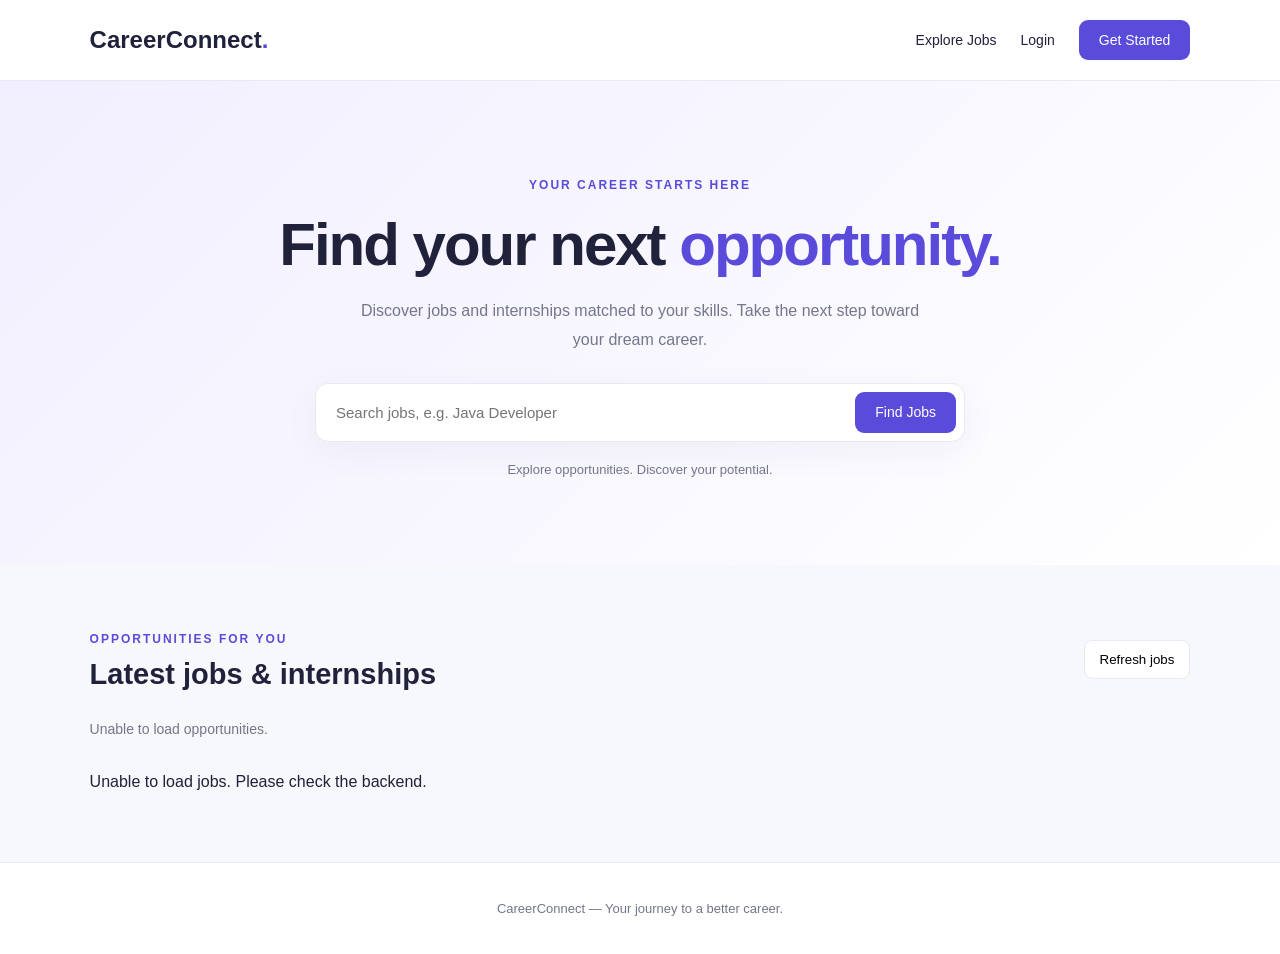
<file: frontend/index.html>
<!DOCTYPE html>
<html lang="en">
<head>
  <meta charset="UTF-8">
  <meta name="viewport" content="width=device-width, initial-scale=1.0">
  <title>CareerConnect | Job & Internship Finder</title>
  <link rel="stylesheet" href="css/style.css">
</head>
<body>
  <header class="navbar">
    <a class="logo" href="index.html">CareerConnect<span>.</span></a>
    <nav>
      <a href="#jobs">Explore Jobs</a>
      <a href="login.html">Login</a>
      <a class="nav-button" href="register.html">Get Started</a>
    </nav>
  </header>

  <main>
    <section class="hero">
      <p class="eyebrow">YOUR CAREER STARTS HERE</p>
      <h1>Find your next <span>opportunity.</span></h1>
      <p class="subtitle">
        Discover jobs and internships matched to your skills.
        Take the next step toward your dream career.
      </p>
      <form id="searchForm" class="search-box">
        <input id="searchInput" type="text"
          placeholder="Search jobs, e.g. Java Developer">
        <button type="submit">Find Jobs</button>
      </form>
      <p class="hint">Explore opportunities. Discover your potential.</p>
    </section>

    <section id="jobs" class="jobs-section">
      <div class="section-heading">
        <div>
          <p class="eyebrow">OPPORTUNITIES FOR YOU</p>
          <h2>Latest jobs & internships</h2>
        </div>
        <button id="refreshJobs" class="outline-button">Refresh jobs</button>
      </div>

      <p id="status" role="status">Loading opportunities...</p>
      <div id="jobList" class="job-grid"></div>
    </section>
  </main>

  <footer>
    <p>CareerConnect — Your journey to a better career.</p>
  </footer>

  <script src="js/app.js"></script>
</body>
</html>
</file>
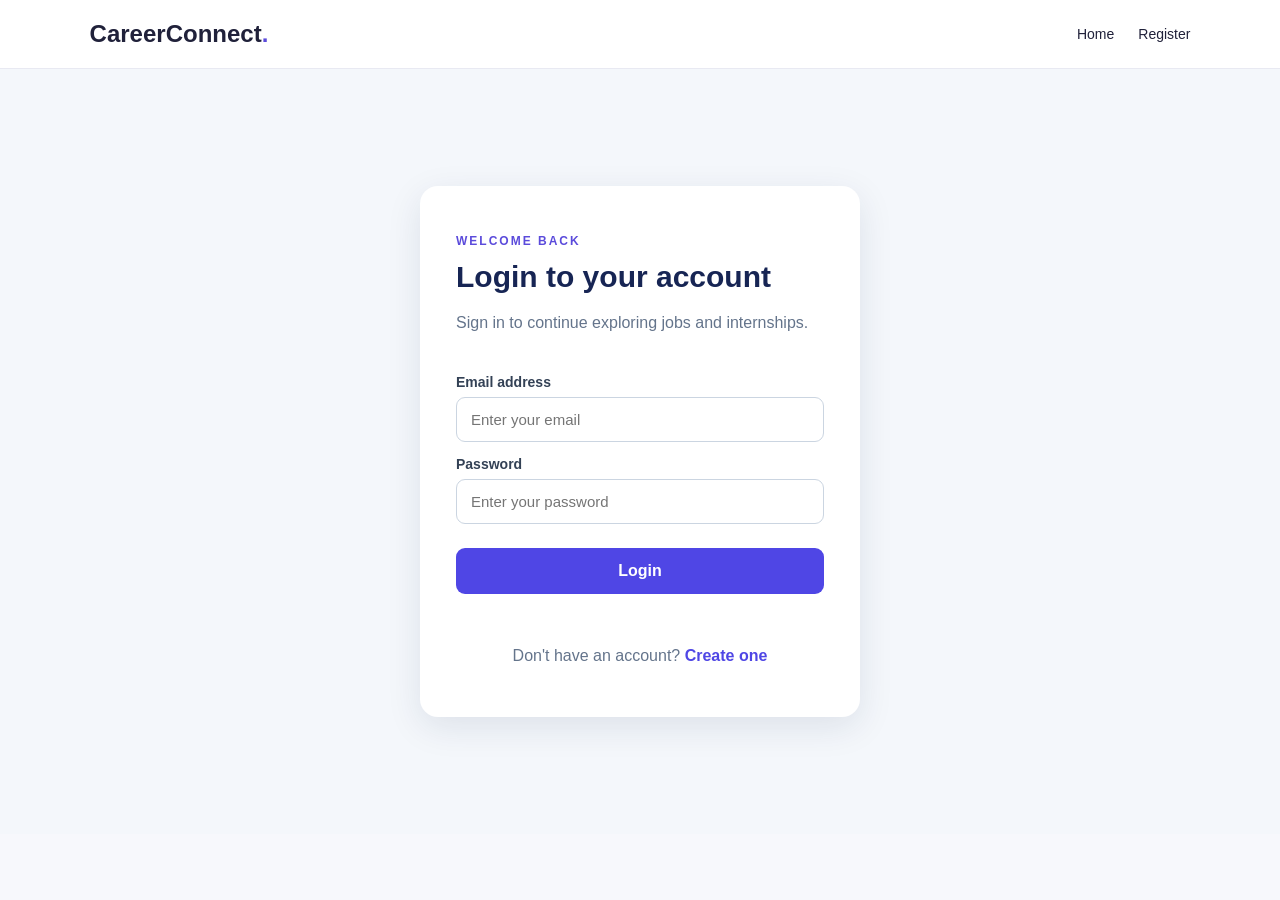
<file: frontend/login.html>
<!DOCTYPE html>
<html lang="en">
<head>
    <meta charset="UTF-8">
    <meta name="viewport" content="width=device-width, initial-scale=1.0">
    <title>Login | CareerConnect</title>
    <link rel="stylesheet" href="css/style.css">
</head>
<body>

    <header class="navbar">
        <a class="logo" href="index.html">CareerConnect<span>.</span></a>

        <nav>
            <a href="index.html">Home</a>
            <a href="register.html">Register</a>
        </nav>
    </header>

    <main class="auth-section">
        <div class="auth-card">

            <p class="eyebrow">WELCOME BACK</p>

            <h1>Login to your account</h1>

            <p class="auth-description">
                Sign in to continue exploring jobs and internships.
            </p>

            <form id="loginForm">

                <label for="email">Email address</label>
                <input
                    id="email"
                    name="email"
                    type="email"
                    placeholder="Enter your email"
                    autocomplete="email"
                    required
                >

                <label for="password">Password</label>
                <input
                    id="password"
                    name="password"
                    type="password"
                    placeholder="Enter your password"
                    autocomplete="current-password"
                    required
                >

                <button type="submit" class="auth-button">
                    Login
                </button>

                <p id="loginMessage" role="status" aria-live="polite"></p>

            </form>

            <p class="auth-footer">
                Don't have an account?
                <a href="register.html">Create one</a>
            </p>

        </div>
    </main>

    <script src="js/auth.js"></script>

</body>
</html>
</file>
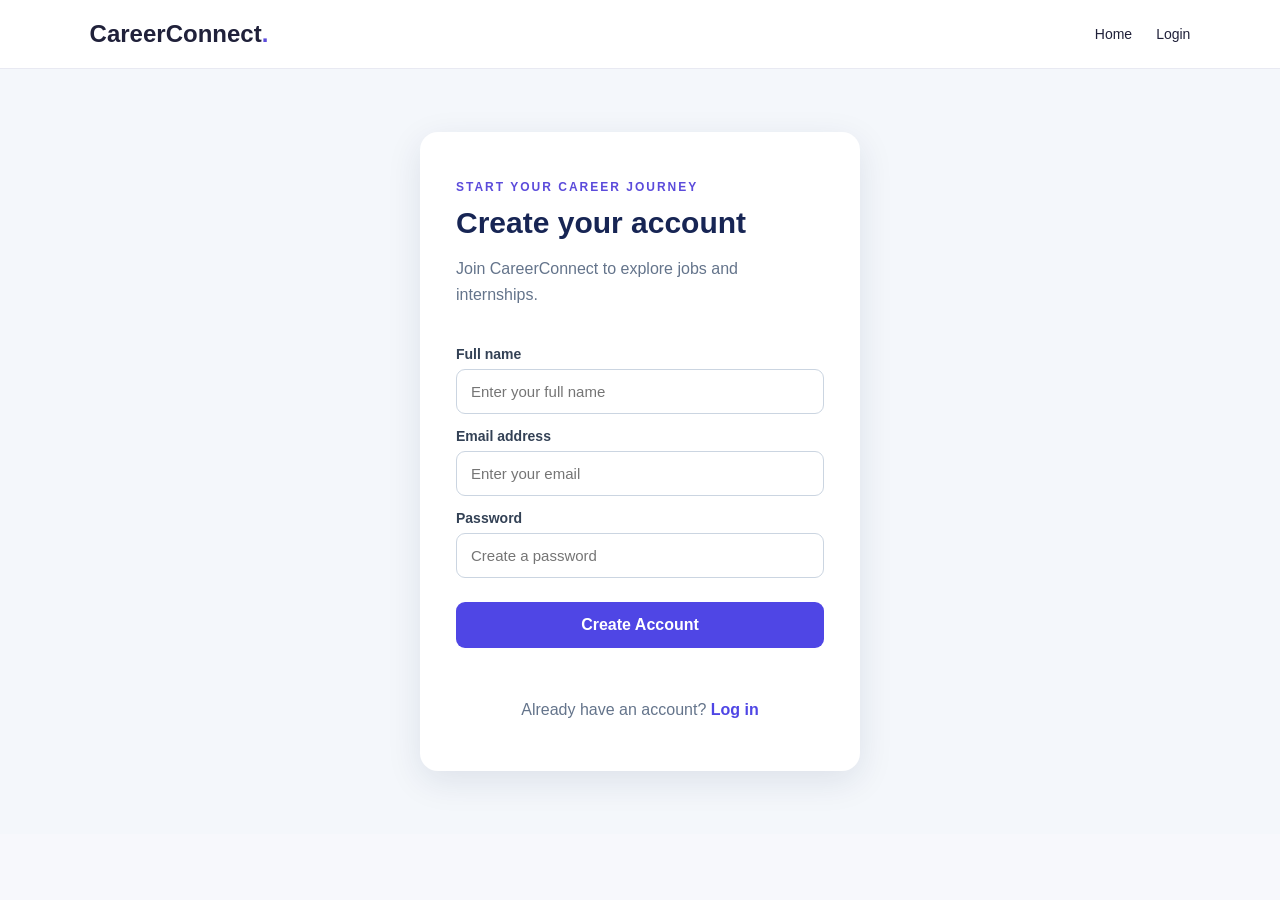
<file: frontend/register.html>
<!DOCTYPE html>
<html lang="en">
<head>
  <meta charset="UTF-8">
  <meta name="viewport" content="width=device-width, initial-scale=1.0">
  <title>Create Account | CareerConnect</title>
  <link rel="stylesheet" href="css/style.css">
</head>
<body>
  <header class="navbar">
    <a class="logo" href="index.html">CareerConnect<span>.</span></a>
    <nav>
      <a href="index.html">Home</a>
      <a href="login.html">Login</a>
    </nav>
  </header>

  <main class="auth-section">
    <div class="auth-card">
      <p class="eyebrow">START YOUR CAREER JOURNEY</p>
      <h1>Create your account</h1>
      <p class="auth-description">
        Join CareerConnect to explore jobs and internships.
      </p>

      <form id="registerForm">
        <label for="name">Full name</label>
        <input id="name" name="name" type="text"
               placeholder="Enter your full name" required>

        <label for="email">Email address</label>
        <input id="email" name="email" type="email"
               placeholder="Enter your email" required>

        <label for="password">Password</label>
        <input id="password" name="password" type="password"
               placeholder="Create a password" minlength="8" required>

        <button type="submit" class="auth-button">
          Create Account
        </button>

        <p id="registerMessage" role="status" aria-live="polite"></p>
      </form>

      <p class="auth-footer">
        Already have an account?
        <a href="login.html">Log in</a>
      </p>
    </div>
  </main>

  <script src="js/auth.js"></script>
</body>
</html>
</file>
<file: frontend/css/style.css>
/* ===== Authentication Pages ===== */

.auth-section {
    min-height: 85vh;
    display: flex;
    justify-content: center;
    align-items: center;
    padding: 40px 20px;
    background: #f4f7fb;
}

.auth-card {
    width: 100%;
    max-width: 440px;
    padding: 36px;
    background: #ffffff;
    border-radius: 18px;
    box-shadow: 0 10px 35px rgba(20, 40, 80, 0.10);
}

.auth-card h1 {
    font-size: 30px;
    color: #172554;
    margin: 10px 0;
}

.auth-description {
    color: #64748b;
    margin-bottom: 25px;
    line-height: 1.6;
}

.eyebrow {
    color: #4f46e5;
    font-size: 12px;
    font-weight: 700;
    letter-spacing: 1.5px;
}

.auth-card form {
    display: flex;
    flex-direction: column;
}

.auth-card label {
    margin: 14px 0 7px;
    color: #334155;
    font-weight: 600;
    font-size: 14px;
}

.auth-card input {
    padding: 13px 14px;
    border: 1px solid #cbd5e1;
    border-radius: 9px;
    font-size: 15px;
    outline: none;
}

.auth-card input:focus {
    border-color: #4f46e5;
    box-shadow: 0 0 0 3px rgba(79, 70, 229, 0.12);
}

.auth-button {
    margin-top: 24px;
    padding: 14px;
    border: none;
    border-radius: 9px;
    background: #4f46e5;
    color: white;
    font-size: 16px;
    font-weight: 700;
    cursor: pointer;
}

.auth-button:hover {
    background: #3730a3;
}

.auth-footer {
    margin-top: 24px;
    text-align: center;
    color: #64748b;
}

.auth-footer a {
    color: #4f46e5;
    font-weight: 600;
    text-decoration: none;
}

#registerMessage,
#loginMessage {
    margin-top: 15px;
    font-size: 14px;
    overflow-wrap: anywhere;
}

* {
  box-sizing: border-box;
}

:root {
  --primary: #5b4bdb;
  --dark: #20213a;
  --muted: #74768b;
  --background: #f7f8fc;
  --border: #e8e9f2;
}

body {
  margin: 0;
  font-family: Arial, Helvetica, sans-serif;
  color: var(--dark);
  background: var(--background);
}

.navbar {
  display: flex;
  justify-content: space-between;
  align-items: center;
  padding: 20px 7%;
  background: white;
  border-bottom: 1px solid var(--border);
}

.logo {
  color: var(--dark);
  font-size: 24px;
  font-weight: 800;
  text-decoration: none;
}

.logo span,
.hero h1 span {
  color: var(--primary);
}

nav {
  display: flex;
  align-items: center;
  gap: 24px;
}

nav a {
  text-decoration: none;
  color: var(--dark);
  font-size: 14px;
}

.nav-button,
.search-box button {
  background: var(--primary);
  color: white;
  padding: 12px 20px;
  border-radius: 9px;
  border: none;
  cursor: pointer;
  text-decoration: none;
}

.hero {
  text-align: center;
  padding: 85px 20px 75px;
  background: linear-gradient(135deg, #f1efff, #ffffff);
}

.eyebrow {
  color: var(--primary);
  font-size: 12px;
  font-weight: bold;
  letter-spacing: 2px;
}

.hero h1 {
  font-size: clamp(36px, 5vw, 60px);
  margin: 18px 0;
  letter-spacing: -2px;
}

.subtitle {
  color: var(--muted);
  line-height: 1.8;
  max-width: 570px;
  margin: 0 auto 28px;
}

.search-box {
  display: flex;
  gap: 10px;
  max-width: 650px;
  margin: 0 auto;
  padding: 8px;
  background: white;
  border: 1px solid var(--border);
  border-radius: 13px;
  box-shadow: 0 10px 35px #26205a0d;
}

.search-box input {
  flex: 1;
  min-width: 0;
  padding: 12px;
  border: none;
  outline: none;
  font-size: 15px;
}

.search-box button {
  font-size: 14px;
}

.hint {
  color: var(--muted);
  font-size: 13px;
  margin-top: 20px;
}

.jobs-section {
  padding: 55px 7%;
  max-width: 1400px;
  margin: auto;
}

.section-heading {
  display: flex;
  align-items: center;
  justify-content: space-between;
  gap: 16px;
  margin-bottom: 22px;
}

.section-heading h2 {
  font-size: 29px;
  margin: 8px 0;
}

.outline-button {
  background: white;
  border: 1px solid var(--border);
  padding: 11px 15px;
  border-radius: 8px;
  cursor: pointer;
}

#status {
  color: var(--muted);
  font-size: 14px;
}

.job-grid {
  display: grid;
  grid-template-columns: repeat(auto-fit, minmax(260px, 1fr));
  gap: 20px;
  margin-top: 20px;
}

.job-card {
  background: white;
  border: 1px solid var(--border);
  border-radius: 15px;
  padding: 24px;
  transition: transform .2s, box-shadow .2s;
}

.job-card:hover {
  transform: translateY(-4px);
  box-shadow: 0 12px 30px #22204410;
}

.job-card h3 {
  margin: 15px 0 8px;
}

.company,
.job-description,
.skills {
  color: var(--muted);
  font-size: 14px;
  line-height: 1.7;
}

.tag {
  display: inline-block;
  padding: 6px 10px;
  border-radius: 20px;
  background: #eeecff;
  color: var(--primary);
  font-size: 12px;
  font-weight: bold;
}

.apply-link {
  display: inline-block;
  margin-top: 15px;
  color: var(--primary);
  text-decoration: none;
  font-weight: bold;
}

footer {
  text-align: center;
  padding: 25px;
  background: white;
  color: var(--muted);
  font-size: 13px;
  border-top: 1px solid var(--border);
}

@media (max-width: 600px) {
  .navbar {
    padding: 18px 5%;
    flex-wrap: wrap;
    gap: 16px;
  }

  nav {
    gap: 12px;
    flex-wrap: wrap;
  }

  .hero {
    padding-top: 55px;
  }

  .search-box {
    flex-direction: column;
  }

  .section-heading {
    align-items: flex-start;
    flex-direction: column;
  }

  .jobs-section {
    padding: 35px 5%;
  }
}
</file>
